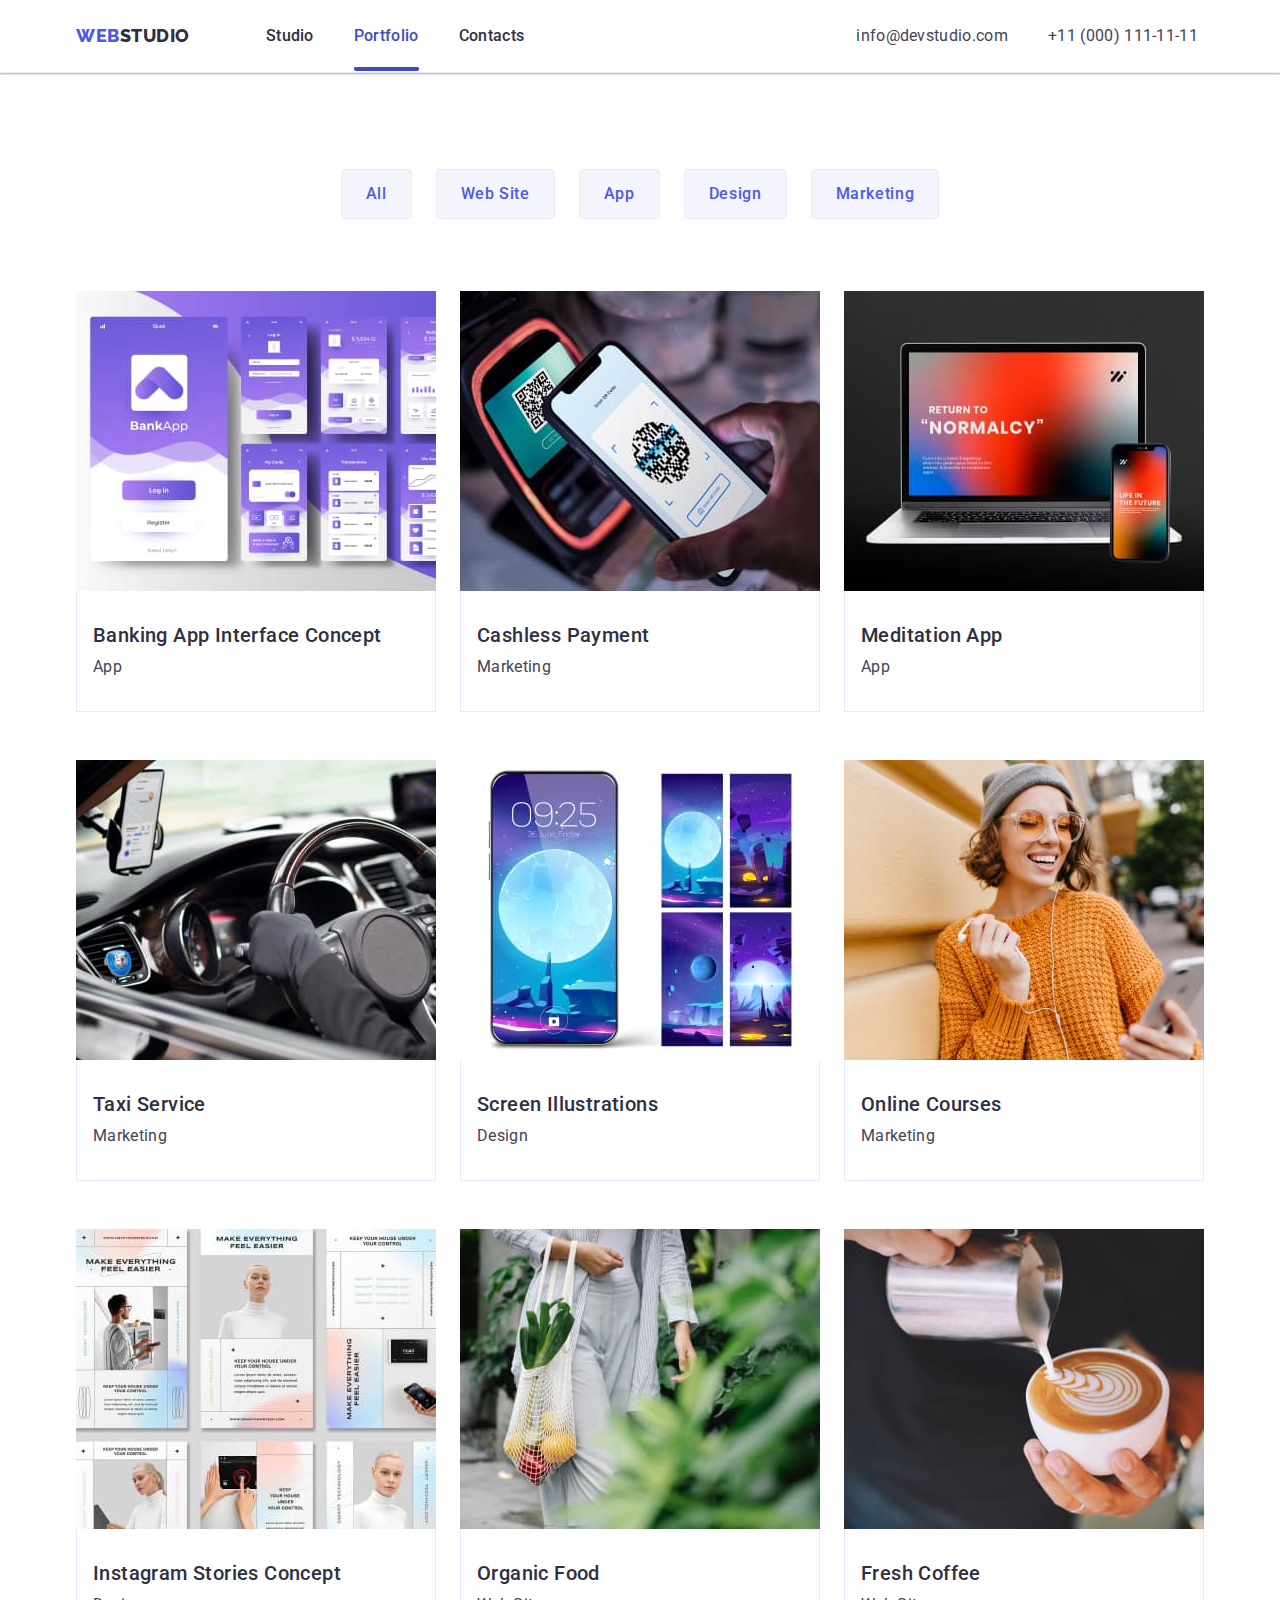
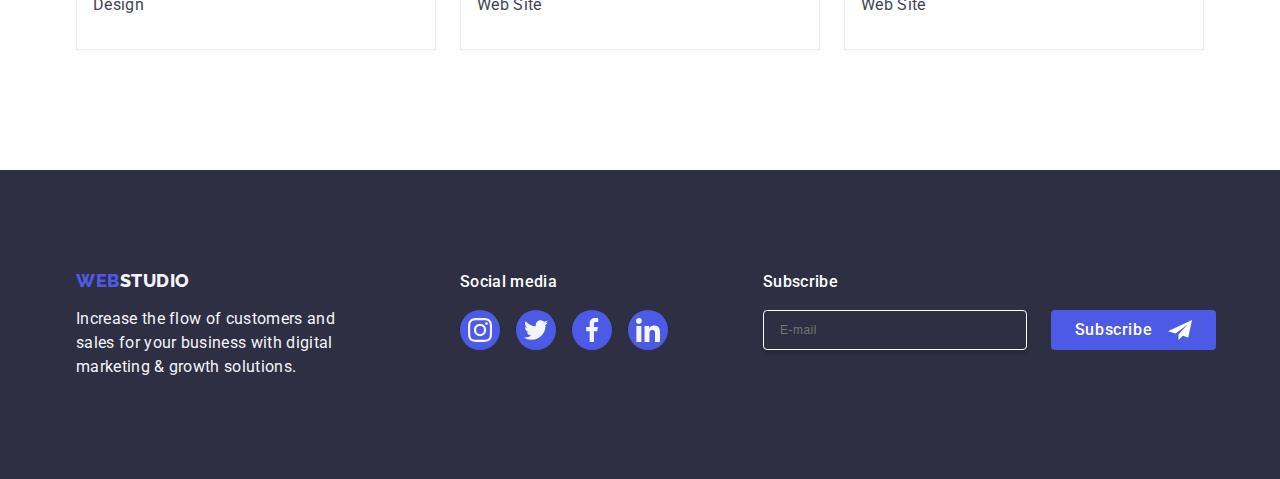
<file: portfolio.html>
<!DOCTYPE html>
<html lang="en">

<head>
    <link rel="stylesheet" 
    href="https://cdnjs.cloudflare.com/ajax/libs/modern-normalize/2.0.0/modern-normalize.min.css" 
    integrity="sha512-4xo8blKMVCiXpTaLzQSLSw3KFOVPWhm/TRtuPVc4WG6kUgjH6J03IBuG7JZPkcWMxJ5huwaBpOpnwYElP/m6wg==" 
    crossorigin="anonymous" 
    referrerpolicy="no-referrer" />

    <link rel="stylesheet" href="./css/styles.css" type="text/css" />
    <meta charset="UTF-8">
    <meta name="viewport" content="width=device-width, initial-scale=1.0">
    <title class="title">hw-06 main page</title>
    <link rel="preconnect" href="https://fonts.googleapis.com"/>
    <link rel="preconnect" href="https://fonts.gstatic.com" crossorigin/>
    <link href="https://fonts.googleapis.com/css2?family=Raleway:wght@800&family=Roboto:wght@400;500;700;900&display=swap" rel="stylesheet"/>
<style>
    body {
       font-family: "Roboto", sans-serif;
        color:var(--slate-color);
       background-color:var(--white-color); 
       line-height: 1.5;
height: 129.75rem;   
}
</style>
</head>

<body>
    <header class="page-header">
        <div class="container container-header">
        <nav class="link list container-nav">
            <a href="./index.html" class="web-studio link logo">Web<span class="studio">Studio</span></a>
            <ul class="list container-menu">
                <li><a class="header-nav link" href="./index.html">Studio</a></li>
                <li><a class="header-nav link container-menu-link"  href="./portfolio.html">Portfolio</a>
                    
                 </li>
                <li><a class="header-nav link"  href="">Contacts</a> </li>
            </ul>
        </nav>
        <address class="address list">
         <ul class="link list contact container-address">
       <li> <a class="contact list link" href="mailto:info@devstudio.com">info@devstudio.com</a></li>
      <li>  <a class="contact list link " href="tel:+110001111111">+11 (000) 111-11-11</a></li>
        </ul>
    </address>
</div>
    </header>
    <main>
        <Section class="portfolio-section">
            <div class="container">
            <h1 class="visually-hidden">Image</h1>
        <ul class="list link button-type">
           <li class="list link"> 
            <button type="button"  class="portfolio-button-all">All</button>
        </li>
                <li class="list link">
                    <button type="button"  class="portfolio-button-all">Web Site</button>
                </li>
                    <li class="list link"> 
                        <button type="button"  class="portfolio-button-all">App</button>
                    </li>
                        <li class="list link">
                             <button type="button"  class="portfolio-button-all">Design</button>
                            </li>
                            <li class="list link"> 
                                <button type="button"  class="portfolio-button-all">Marketing</button>
                            </li>
    </ul>
           <ul class="list portfolio-list-image">
            <li class="list link portfolio-image-list">
     <a class="list link portfolio-image-list-link" href="">      
<div class="container-animation"> 
    <img src="./images/img21.jpg" 
    alt="BankApp in the phone with an active interface" 
    width="360" 
    height="300"/>
    
    <p class="container-animation-p">14 Stylish and User-Friendly App Design Concepts · 
        Task Manager App · Calorie Tracker App · Exotic Fruit Ecommerce App ·
         Cloud Storage App</p>
</div>
      <div class="portfolio-image">
<h2 class="app-phone-header" >Banking App Interface Concept</h2>
    <p  class="app-phone-text">App</p>

</div></a> 
</li>
    <li class="list link portfolio-image-list">
        <a class="list link portfolio-image-list-link" href="">
            <div class="container-animation">
                 <img src="./images/img22.jpg" 
        alt="Payment of the bill at the terminal via QR code" 
        width="360" 
        height="300"/>
                <p class="container-animation-p">14 Stylish and User-Friendly App Design Concepts ·
                     Task Manager App · Calorie Tracker App · Exotic Fruit Ecommerce App ·
                      Cloud Storage App</p>            
    </div>
       <div class="portfolio-image">
        <h2 class="app-phone-header" >Cashless Payment</h2>
        <p class="app-phone-text">Marketing</p>
    
            </div>
    </a></li>
        <li class="list link portfolio-image-list"> 
            <a class="list link portfolio-image-list-link" href="">
                <div class="container-animation">
                     <img src="./images/img23.jpg" alt="The same work app for your laptop and phone NORMALCY" width="360" height="300"/>
                    <p class="container-animation-p">14 Stylish and User-Friendly App Design Concepts · Task Manager App · Calorie Tracker App · Exotic Fruit Ecommerce App · Cloud Storage App</p>                
        </div>
                <div class="portfolio-image"> 
            <h2 class="app-phone-header" >Meditation App</h2>
            <p  class="app-phone-text">App</p>
       
                </div>
        </a> </li>
            <li class="list link portfolio-image-list">
                <a class="list link portfolio-image-list-link" href="">
                    <div class="container-animation">
                         <img src="./images/img24.jpg"  alt="A taxi driver driving to his destination" width="360" height="300"/>
                        <p class="container-animation-p">14 Stylish and User-Friendly App Design Concepts · Task Manager App · Calorie Tracker App · Exotic Fruit Ecommerce App · Cloud Storage App</p>
                                        
            </div>
                                       <div class="portfolio-image">
                <h2 class="app-phone-header" >Taxi Service</h2>
                <p class="app-phone-text">Marketing</p>
            
                    </div>    
            </a></li>
                <li class="list link portfolio-image-list">
                    <a class="list link portfolio-image-list-link" href="">
                        <div class="container-animation">
                            <img src="./images/img25.jpg" alt="Phone theme in the form of a fantasy moon" width="360" height="300"/>
                            <p class="container-animation-p">14 Stylish and User-Friendly App Design Concepts · Task Manager App · Calorie Tracker App · Exotic Fruit Ecommerce App · Cloud Storage App</p>
               </div> 
                                        <div class="portfolio-image">
                <h2 class="app-phone-header" >Screen Illustrations</h2>
                    <p class="app-phone-text">Design</p>
                        </div>
                </a></li>
                   <li class="list link portfolio-image-list"> 
                    <a class="list link portfolio-image-list-link" href="">
                        <div class="container-animation">
                            <img src="./images/img26.jpg" alt="Girl in gray hat in 
                    sunglasses and orange sweater listening to music" width="360" height="300"/>
                            <p class="container-animation-p">14 Stylish and User-Friendly App Design Concepts · Task Manager App · Calorie Tracker App · Exotic Fruit Ecommerce App · Cloud Storage App</p>
                   </div>  
                    <div class="portfolio-image">
                    <h2 class="app-phone-header" >Online Courses</h2>
                        <p  class="app-phone-text">Marketing</p>
                        
                        </div>
                    </a></li>
                       <li class="list link portfolio-image-list">
                        <a class="list link portfolio-image-list-link" href="">
                            <div class="container-animation">
                                <img src="./images/img27.jpg" alt="Smart Home Control in Phone App" width="360" height="300"/>
                                <p class="container-animation-p">14 Stylish and User-Friendly App Design Concepts · Task Manager App · Calorie Tracker App · Exotic Fruit Ecommerce App · Cloud Storage App</p>               
                        </div> 
                            <div class="portfolio-image">
                        <h2 class="app-phone-header" >Instagram Stories Concept</h2>
                            <p class="app-phone-text">Design</p>
                       
                        </div>
                        </a></li>
                        <li class="list link portfolio-image-list">
                            <a class="list link portfolio-image-list-link" href="">
                                <div class="container-animation">
                                   <img src="./images/img28.jpg" alt="A girl in a striped light suit carries a wicker bag with vegetables" width="360" height="300"/>
                                    <p class="container-animation-p">14 Stylish and User-Friendly App Design Concepts · Task Manager App · Calorie Tracker App · Exotic Fruit Ecommerce App · Cloud Storage App</p>
                            </div> 
                                 <div class="portfolio-image">
                            <h2 class="app-phone-header" >Organic Food</h2>
                                <p class="app-phone-text">Web Site</p>
                    
                            </div>    
                            </a></li>
                                <li class="list link portfolio-image-list">
                                    <a class="list link portfolio-image-list-link" href="">
                                        <div class="container-animation">
                                            <img src="./images/img29.jpg" alt="Barista makes a patterned cappuccino" width="360" height="300" />
                                            <p class="container-animation-p">14 Stylish and User-Friendly App Design Concepts · Task Manager App · Calorie Tracker App · Exotic Fruit Ecommerce App · Cloud Storage App</p>
                                </div> 
                                   <div class="portfolio-image">
                                <h2 class="app-phone-header">Fresh Coffee</h2>
                                    <p class="app-phone-text">Web Site</p>
                                </div>
                                </a></li> 
                                   </ul>
                                </div>
                                </Section>
    </main>
    <footer class="footer page-footer">
        <div class="container section-five">
        <div class="section-five-container">
        <a href="./index.html" class="web-studio link logo-footer">Web<span class="footer-studio">Studio</span></a>
        <p class="text text-footer">
            Increase the flow of customers and 
            sales for your business with digital marketing & growth solutions.
        </p>
        </div>
        <div>
            <p class="social-page-footer">Social media</p>
            <ul class="list social-page-footer-list">
                <li class="svg-icons">
                    <a class="svg-icon-links" href="#">
                    
                    <svg class="social-section-footer" width="24" height="24">
                    <use href="./images/icons.svg#icon-instagram"></use>
                  </svg>
                    </a>
                </li>
                <li class="svg-icons">
                    <a class="svg-icon-links" href="#">
                    
                    <svg class="social-section-footer" width="24" height="24">
                    <use href="./images/icons.svg#icon-twitter"></use>
                  </svg>
                    </a>
                </li>
                <li class="svg-icons">
                    <a class="svg-icon-links" href="#">
                    
                    <svg class="social-section-footer" width="24" height="24">
                    <use href="./images/icons.svg#icon-facebook"></use>
                  </svg>
                    </a>
                </li>
                <li class="svg-icons">
                    <a class="svg-icon-links" href="#">
                    
                    <svg class="social-section-footer" width="24" height="24">
                    <use href="./images/icons.svg#icon-linkedin"></use>
                  </svg>
                    </a>
                </li>
            </ul>
        </div>
        <div class="container section-five-subscribe">
            <p class="social-page-footer">Subscribe</p>
            <form class="subscribe-form">
<label class="subscribe-label" for="email">
<input id="email"
name="email" 
type="email"  
placeholder="E-mail" 
class="subscribe-mail" required/></label>
<button type="submit" class="submit-icon">Subscribe
    <svg width="24" height="24" class="submit-svg">
        <use  href="./images/icons.svg#icon-frame"></use>
    </svg>
</button>

            </form>
        </div>
    </div>
    </footer>
 
</body>
</html>
</file>
<file: css/styles.css>
*
 {
  box-sizing: border-box;
  margin: 0;
  padding: 0;
}
img {
    display: block;
    max-width: 100%;
  height: auto;
}
:root {
    --slate-color:var(--SLATE, #434455);
    --iris-color: var(--IRIS, #4D5AE5);
    --white-color:var(--WHITE, #FFF);
      --navy-blue-color:var(--NAVY-BLUE, #2E2F42);
      --cloud-color: var(--CLOUD, #F4F4FD);
      --moderate-blue-color:var(--MODERATE-BLUE, #404BBF); 
      --cornflower-color:var(--CORNFLOWER, #E7E9FC);
      --green-color:var(--GREEN, #31D0AA);
      --light-slate-color:var(--LIGHT-SLATE, #8E8F99);
      --dairy-color:var(--DAIRY,#FCFCFC);
  --grey-color:var(--GREY, #2E2F42B2);
    } 

  h1,
  h2,
  h3,
  h4 {
    margin: 0;
  }
  button {
    cursor: pointer;
    border: none;
    border-radius: 4px;
  }
  ul,
  ol {
    list-style: none;
    margin: 0;
    padding-left: 0;
  } 
  
 
  .address {
    font-style: normal;
}
  .app-phone-header {
      color:var(--navy-blue-color);
      font-weight: 500;
      font-size: 20px;
      line-height: 1.2;
      letter-spacing: 0.02em;
      margin-bottom: 8px;
      
  }
  .app-phone-text {
      color:var(--slate-color);
      font-size: 16px;
      line-height: 1.5;
      letter-spacing: 0.02em;
  }
  

.background-image {
    width: 90rem;
    height: 37.5rem;
    flex-shrink: 0;
    margin:0 auto;
            background-image: linear-gradient(rgba(46, 47, 66, 0.7), 
            rgba(46, 47, 66, 0.7)), 
            url(../images/people-office.jpg);
            background-repeat: no-repeat;
            max-width: 1440px; 
            background-position: center;
            background-size: cover;
        }
  .button {
    background-color: var(--iris-color);
    color: var(--white-color);
    font-family: "Roboto", sans-serif;
    font-size: 16px;
    font-weight: 500;
    line-height: 1.5rem;
    letter-spacing: 0.04rem;
    cursor: pointer;
    }
    .button:hover {
        background-color: var(--moderate-blue-color);
    }
    .button:focus {
        background-color: var(--moderate-blue-color);
    }
    .button-send {
        margin: auto;
        display: block;
        min-width: 169px;
        height: 56px;
        font-family: "Roboto", sans-serif;
        font-size: 16px;
        font-weight: 500;
        line-height: 1.5;
        letter-spacing: 0.04em;
        color: var(--white-color);
        cursor: pointer;
        background-color: var(--iris-color);
        padding: 16px 32px;
        border-radius: 4px;
        text-align: center;
        font-style: normal;
        box-shadow: 0px 4px 4px 0px rgba(0, 0, 0, 0.15);
        justify-content: center;
        border: none;
        transition: background-color 250ms cubic-bezier(0.4, 0, 0.2, 1); 
    }
  .button-type {
    font-family: "Roboto", sans-serif;
    font-weight: 500;
    font-size: 16px;
    line-height: 1.5;
    letter-spacing: 0.04em; 
    color:var(--iris-color);
    cursor: pointer;
    display: flex;
    justify-content: center;
    gap: 24px;
    align-items: center;
    padding-bottom: 4.5em;
    
}
  .button-type:hover {
      color: var(--white-color);
      border-color:transparent;
  }
  .button-type:focus {
      color: var(--white-color);
      border-color:transparent;
  }
  .clients {
    display:flex;
gap: 24px;

  }
    .clients-customers {
        display: flex;
        align-items: center;
        justify-content: center;
        flex-shrink: 0;
        width: 100%;
        height: 100%;
        border-radius: 4px;
        border: 1px solid var(--light-slate-color);
        color: var(--light-slate-color);
        transition: border-color 250ms cubic-bezier(0.4, 0, 0.2, 1), color 250ms cubic-bezier(0.4, 0, 0.2, 1);
    }
    .clients-customers:hover {
        color:var(--moderate-blue-color) ;
        border-color:var(--moderate-blue-color) ;
    }
    .clients-customers:focus {
        color:var(--moderate-blue-color) ;
        border-color:var(--moderate-blue-color) ;
    }
    .clients-customers-list {
width: calc((100% - 120px) / 6);
height: 88px;
width: 168px;
    }  
    .clients-customers-svg {
        fill: currentColor;
    }
   
  .container {
    margin: 0 auto;
    padding: 0 15px;
   width: 1158px;
}
    .container-address {
        display: flex;
        gap: 40px;
        line-height: 24px;
        letter-spacing: 0.32px;
        padding-top: 1.5em;
        margin-right: 0; 
        padding-left: 20.75em;
    }
    
    .container-animation {
      position: relative;
      overflow: hidden;
    }
.container-animation:hover .container-animation-p {
    transform: translateY(0%);
}
.container-animation:focus .container-animation-p {
    transform: translateY(0%);
}
    .container-animation-p {
        position: absolute;
        top: 0;
        font-size: 16px;
        line-height: 1.5;
        letter-spacing: 0.02em;
        color:var(--cloud-color);
        padding: 40px 32px;
        background-color:var(--iris-color);
        height: 100%;
        width: 100%;
        transform: translateY(100%);
        transition: transform 250ms cubic-bezier(0.4, 0, 0.2, 1); 
    }

    .container-header {
        display: flex;
height: 72px;
flex-shrink: 0;
    }
    .container-menu {
        display: flex;
        gap: 40px;
    }
    a.container-menu-link {
        position: relative;
        color:var(--moderate-blue-color);
        padding-top: 25px;
        padding-bottom: 25px;
    }
.container-menu-link::after {
    position: absolute;
    content:'';
    left: 0;
    bottom: -1px;
    background-color: var(--moderate-blue-color);
    border-radius: 2px;
    border-bottom: 4px solid var(--moderate-blue-color);
  width: 100%;
  display: block;
}
    
    .container-nav {
        display: flex;
        align-items: center;
    }
   
    .container-svg {
        display: flex; 
        align-items: center;
        justify-content: center;
        border-radius: 0.25rem;
        background: var(--cloud-color);
        width: 16.5rem;
        height: 7rem;
        flex-shrink: 0;
        margin-bottom: 0.5em;
    }
    .contact {
        font-style: normal;
        line-height: 1.5;
        letter-spacing: 0.02em;
        color:var(--slate-color);
        font-weight: 400;
        transition:  color 250ms cubic-bezier(0.4, 0, 0.2, 1);
    }
    .contact:hover {
        color:var(--moderate-blue-color);
    }
    .contact:focus {
        color:var(--moderate-blue-color);
    }


    .head-title {
        color: var(--navy-blue-color);
        font-weight: 700;
        font-style: normal;
        font-size: 36px;
        line-height: 1.11;
        text-align: center;
        letter-spacing: 0.02em;
        text-transform: capitalize;
        margin-bottom: 72px;
    }
   
    .head-team {
        background-color: var(--cloud-color);
    }
    .header-nav {
        color:var(--navy-blue-color);
        font-weight: 500;
        font-size: 16px;
        line-height: 1.5;
        letter-spacing: 0.02em;
        transition:  color 250ms cubic-bezier(0.4, 0, 0.2, 1);
    }
    .header-nav:hover {
        color:var(--moderate-blue-color);
    }
    .header-nav:focus {
        color:var(--moderate-blue-color);
    }
    .headline-main {
        color: var(--white-color);
        font-weight: 700;
        font-style: normal;
        font-size: 56px;
        line-height: 1.07;
        text-align: center;
        letter-spacing: 0.02em;
        max-width: 496px;
        margin: 0 auto 48px;
    }
    .headline-main-button {
      display: block;
      min-width: 169px;
     margin: 0 auto;
      border: none;
      border-radius: 4px;
      padding: 1rem 2rem;
      transition: background-color 250ms cubic-bezier(0.4, 0, 0.2, 1);
  }


.footer {
    background: var(--navy-blue-color);
flex-shrink: 0;
}
.footer-studio {
    color: var(--cloud-color);
}
.form-windows {
    position: relative; 
    margin-bottom: 8px;
}



.general-container-footer {
    display: flex;
    align-items: baseline;
}

.icons {
fill: none;
width: 1.5rem;
height: 1.5rem;
flex-shrink: 0;
color: var(--white-color);
}
  .item {
    background-color: var(--navy-blue-color);
    height: 37.5rem;
  flex-shrink: 0;
  padding: 188px 0;
    }
   



    .link {
        text-decoration: none;
    }
    .list {
        list-style: none;
    }
    .logo {
        margin-right: 76px;
    }
    .logo-footer {
        display: inline-block;
        margin-bottom: 16px;
    }


    .menu:hover {
        color:var(--moderate-blue-color);
        }
.modal {
    position: fixed;
    top:0;
    left: 0;
    width: 100%;
height: 100%;
background-color: rgba(46, 47, 66, 0.4);
transition: opacity 250ms cubic-bezier(0.4, 0, 0.2, 1), 
visibility 250ms cubic-bezier(0.4, 0, 0.2, 1);
}
.modal-container-name {
    position: relative;
    display: flex;
    align-items: center;
}
.modal-p {
    text-align: center;
    color:var(--navy-blue-color);
    font-family: Roboto;
font-size: 16px;
font-style: normal;
font-weight: 500;
line-height: 1.5;
letter-spacing: 0.02em; 
margin-bottom: 16px;
}
.modal-svg {
    transition: fill 250ms cubic-bezier(0.4, 0, 0.2, 1); 
}
.modal-svg-click {
    width: 15px;
    height: 15px;
}
.modal-text {
    display: block;
    color:var(--light-slate-color);
font-size: 12px;
line-height: 1.17;
letter-spacing: 0.04em; 
margin-bottom: 4px;
}
.modal-comments {
    margin-bottom: 16px;
}
.modal-user-comment {
    resize: none;
    width: 100%;
height: 120px;
font-size: 12px;
line-height: 1.17; 
letter-spacing: 0.04em;
color: rgba(46, 47, 66, 0.4);
border: 1px solid rgba(46, 47, 66, 0.4);
border-radius: 4px;
background-color: transparent;
padding: 8px 16px;
outline: transparent; 
transition: border-color 250ms cubic-bezier(0.4, 0, 0.2, 1);
}
.modal-user-comment:focus {
    border-color:var(--iris-color);
}
.modal-user-form {
    width: 100%;
height: 40px;
border-radius: 4px;
border: 1px solid rgba(46, 47, 66, 0.4);
background-color: transparent;
outline: transparent;
transition: border-color 250ms cubic-bezier(0.4, 0, 0.2, 1); 
padding-left: 38px;
color: var(--navy-blue-color);
}
.modal-user-form:hover,
.modal-user-form:focus,
.modal-user-form:active {
    border-color:var(--iris-color); 
}
.modal-user-svg {
    position: absolute;
    left: 16px;
    top: 50%;
    width: 18;
    height: 24;
    fill: var(--navy-blue-color);
transform: translateY(-50%);
transition: fill 250ms cubic-bezier(0.4, 0, 0.2, 1);
}
.modal-user-form:hover + .modal-user-svg,
.modal-user-form:focus + .modal-user-svg,
.modal-user-form:active + .modal-user-svg {
    fill:var(--iris-color);
}

.modal-windows {
    padding: 72px 24px 24px 24px; 
    position: absolute;
    top:50%;
    left:50%;
    transform: translate(-50%, -50%) scale(1);
    width: 408px;
    min-height: 584px;
    background: var(--dairy-color);
    box-shadow: 0px 1px 1px rgba(0, 0, 0, 0.14), 
    0px 1px 3px rgba(0, 0, 0, 0.12), 
    0px 2px 1px rgba(0, 0, 0, 0.2); 
    border-radius: 4px;
    transition: transform 250ms cubic-bezier(0.4, 0, 0.2, 1);
}

.modal-windows:hover {
    border: none;
    fill:var(--white-color);
}
.modal-windows:focus { 
    border: none;
    fill:var(--white-color);
}
.modal-windows-close {
    position: absolute;
    top: 24px;
    right: 24px;
    width: 24px;
    height: 24px;
    border-radius: 50%;
    display: flex;
    align-items: center;
    justify-content: center;
    
    fill: var(--navy-blue-color);
    background-color: var(--cornflower-color);
    border: 1px solid rgba(0, 0, 0, 0.1);
    padding: 0; 
    cursor: pointer; 
    transition: background-color 250ms cubic-bezier(0.4, 0, 0.2, 1), 
    border 250ms cubic-bezier(0.4, 0, 0.2, 1);
}
.modal-windows-close:hover {
    background-color:var(--moderate-blue-color);
    border: none;
    fill:var(--white-color);
}
.modal-windows-close:focus {
    background-color:var(--moderate-blue-color);
    border: none;
    fill:var(--white-color);
}
   




.page-header {
        box-shadow: 0px 2px 1px rgba(46, 47, 66, 0.08), 
        0px 1px 1px rgba(46, 47, 66, 0.16), 
        0px 1px 6px rgba(46, 47, 66, 0.08);
        border-bottom: 1px solid #e7e9fc; 
        display: flex;
    align-items: center;
    justify-content: space-between;
flex-shrink: 0;
    }
    .page-footer {  
        padding: 100px 0;
    }
    .portfolio-button:hover {
        background: var(--iris-color);
        color: var(--white-color);
        }
    .portfolio-button:focus {
    background: var(--iris-color);
    color: var(--white-color);
    }
    .portfolio-button-all {
        font-family: "Roboto", sans-serif;
        font-weight: 500;
        font-size: 16px;
        line-height: 1.5;
        letter-spacing: 0.04em;
        color: var(--iris-color);
        background-color:var(--cloud-color);
        padding: 12px 24px;
        border: 1px solid #e7e9fc;
        border-radius: 4px;
        transition: color 250ms cubic-bezier(0.4, 0, 0.2, 1), background-color 250ms cubic-bezier(0.4, 0, 0.2, 1), border-color 250ms cubic-bezier(0.4, 0, 0.2, 1), box-shadow 250ms cubic-bezier(0.4, 0, 0.2, 1); 
    }
    .portfolio-button-all:hover {
        background-color:var(--moderate-blue-color);
        box-shadow: 0px 3px 1px rgba(0, 0, 0, 0.1), 
        0px 2px 1px rgba(0, 0, 0, 0.08), 
        0px 2px 2px rgba(0, 0, 0, 0.12);
    }
    .portfolio-button-all:focus {
        background-color:var(--moderate-blue-color);
        cursor: pointer;
        box-shadow: 0px 3px 1px rgba(0, 0, 0, 0.1), 
        0px 2px 1px rgba(0, 0, 0, 0.08), 
        0px 2px 2px rgba(0, 0, 0, 0.12);
    }
    .portfolio-image {
        padding: 32px 16px;
        border: 1px solid #e7e9fc;
        border-top: none; 
    }
    .portfolio-image-list {
        width: calc((100% - 48px) / 3); 
    }
    .portfolio-image-list-link {
        
        display: block;
        transition: box-shadow 250ms cubic-bezier(0.4, 0, 0.2, 1);
    }
    .portfolio-image-list-link:hover .container-animation-p {
        transform: translateY(0%);
        box-shadow: 0px 1px 6px rgba(46, 47, 66, 0.08), 
        0px 1px 1px rgba(46, 47, 66, 0.16), 
        0px 2px 1px rgba(46, 47, 66, 0.08);
        
    }
.portfolio-image-list-link:focus .container-animation-p {
   transform: translateY(0%); 
   box-shadow: 0px 1px 6px rgba(46, 47, 66, 0.08), 
    0px 1px 1px rgba(46, 47, 66, 0.16), 
    0px 2px 1px rgba(46, 47, 66, 0.08);
    
}
    .portfolio-list {
        list-style: none;
    }
    .portfolio-list-image {
        display: flex; 
        flex-wrap: wrap;
        column-gap: 24px;
        row-gap: 48px; 
    }
    .portfolio-section {
        padding: 96px 0 120px 0;
    }
    .privacy {
        margin-bottom: 24px; 
    }
    .privacy-policy {
        display: block;
        font-size: 12px; 
        line-height: 1.17; 
        letter-spacing: 0.04em; 
        color: var(--light-slate-color);
        display: flex;  
        align-items: center;   
         gap: 8px; 
    }
    .privacy-policy-input {
        width: 16px;
        height: 16px;
        border: 1px solid rgba(46, 47, 66, 0.4);
        border-radius: 2px; 
        transition: background-color 250ms cubic-bezier(0.4, 0, 0.2, 1), 
        border 250ms cubic-bezier(0.4, 0, 0.2, 1), 
        fill 250ms cubic-bezier(0.4, 0, 0.2, 1);
        display: inline-flex;
        align-items: center;
        justify-content: center; 
        fill: transparent; 
    }
    .privacy-policy-input:checked {
        border: none; 
        background-color: var(--iris-color);
        fill:var(--iris-color);
    }
    .privacy-policy-input:checked + .privacy-policy > span {
background-color:var(--moderate-blue-color);
border: none;
fill:var(--cloud-color);
    }
    .privacy-a {
        color: var(--iris-color);
    }
    .privacy-span {
        width: 16px;
        height: 16px; 
        border-radius: 2px;
        border: 1px solid rgba(46, 47, 66, 0.4);
        transition: background-color 250ms cubic-bezier(0.4, 0, 0.2, 1), 
        border 250ms cubic-bezier(0.4, 0, 0.2, 1), 
        fill 250ms cubic-bezier(0.4, 0, 0.2, 1);
        display: inline-flex;
        align-items: center;
        justify-content: center; 
        fill: transparent; 
    }


    .section {
        padding: 120px 0; 
     }
     .section-first {
        padding: 188px 0;
    }
   .section-five {
    display:flex;
    align-items: baseline;
   }
   .section-five-container {
    margin-right: 120px;
   }
  .section-five-subscribe {
    margin-left: 80px;
  }
    .section-four {
        display: flex;
        gap: 24px;
    }
    .section-four-container {
        padding: 32px 0px;
    }
    .section-four-header {
        text-align: center;
        margin-bottom: 8px; 
    }
    .section-four-list {
        width: calc((100% - 72px) / 4);
        border-radius: 0px 0px 4px 4px;
    }
    .section-four-text {
        text-align: center;
       margin: 0 auto;
    }
    .section-next {
        padding: 7.5em 9.75em;
    }
    .section-third {
        display: flex;
        gap: 24px;
    }
    .section-third-list {
        width: calc((100% - 48px) / 3);
        border: 1px solid var(--cornflower-color);
background: url(./images/img1.jpg,./images/img2.jpg,./images/img3.jpg), 
lightgray -72.845px -19px / 144.444% 112.667% no-repeat;
    }
    .section-three {
        padding-top: 0;
    }
    
    .social-media {
        color: var(--white-color);
        font-family: Roboto;
        font-size: 1rem;
        font-style: normal;
        font-weight: 500;
        line-height: 1.5rem;
        letter-spacing: 0.02rem; 
       
    }
    .social-page {
        display: flex;
  gap: 24px;
  justify-content: center;
  margin-top: 8px;
    }
    .social-page-footer {
        color: var(--white-color);
        font-family: Roboto;
        font-size: 16px;
        font-style: normal;
        font-weight: 500;
        line-height: 1.5;
        letter-spacing: 0.02em;
margin-bottom: 16px;
margin-top: 0;
    }
    .social-page-footer-list {
        display:flex;
        gap:16px;
       
        align-items: baseline;
    }
    .social-section-footer {
        fill:var(--cloud-color);
        
    }
    .social-section-team  {
       fill:var(--cloud-color);
      
    }
    .social-section-team:hover {
        fill:var(--cornflower-color);
    }
    
    .strategy-header {
        font-size: 20px;
    line-height: 1.2;
    letter-spacing: 0.02em;
    margin-bottom: 8px;
    }
    .strategy-header-title {
        
        text-align: left;
    }
    .strategy-section-list {
        display: flex; 
        gap: 24px; 
    }
    .strategy-section-point {
        width: calc((100% - 72px) / 4); 
    }
    .strategy-text { 
        font-size: 16px;
    line-height: 1.5;
    letter-spacing: 0.02em;
    }
    .studio {
        color: var(--navy-blue-color);
    }
    .submit-icon {
        font-family: "Roboto", sans-serif;
        font-size: 16px;
        font-weight: 500;
        line-height: 1.5; 
        letter-spacing: 0.04em;
        background-color:var(--iris-color);
        border-radius: 4px;
        display:flex;
justify-content: center;
align-items: center;
color:var(--white-color);
min-width: 165px;
height: 40px;
cursor: pointer;
border: none;
    }
    .submit-svg {
        margin-left: 16px;   
    }
    .subscribe {
        display:flex;
    }
    .subscribe-label {

    }
    .subscribe-form {
        display:flex;
        gap: 24px;
    }

    .subscribe-mail {
        width:264px;
height: 40px;
flex-shrink: 0;
font-size: 12px;
line-height: 1.5;
letter-spacing: 0.04em;
padding-left: 16px;
border-radius: 4px;
border: 1px solid var(--white-color);
box-shadow: 0px 4px 4px 0px rgba(0, 0, 0, 0.15);
background-color: transparent;  
color: var(--white-color);
}
.subscribe-mail placeholder {
color:var(--white-color);
}

    .svg-icons {
        height: 40px;
        width: 40px;
    }
    
   .svg-icon-links {
    display: flex;
    align-items: center;
    justify-content: center;
    width: 100%;
    height: 100%;
    background-color: var(--iris-color);
    border-radius: 50%;
    transition: background-color 250ms cubic-bezier(0.4, 0, 0.2, 1);
   }
   .svg-icon-links-team {
    display: flex;
    align-items: center;
    justify-content: center;
    width: 100%;
    height: 100%;
    fill: var(--cloud-color);
    border-radius: 50%;
    background-color:var(--iris-color);
    transition: background-color 250ms cubic-bezier(0.4, 0, 0.2, 1);
   }
   .svg-icon-links-team:hover {
background-color: var(--moderate-blue-color);
   }
   .svg-icon-links-team:focus {
    background-color: var(--moderate-blue-color);
   }    
   .svg-icon-links:hover {
        background-color: var(--green-color);
    }
    .svg-icon-links:focus {
        background-color: var(--green-color);
    }


    .text {
        font-weight: 400;
        color: var(--slate-color);
        font-style: normal;
    }
    .text-footer {
        color: var(--cloud-color);
        line-height: 1.5rem;
        letter-spacing: 0.02rem;
        width: 16.5rem;
        height: 4.5rem;
      
    }
    .title {
        color: var(--navy-blue-color);
        font-weight: 500;
        font-style: normal;
    }



    .visually-hidden {
        position: absolute;
        width: 1px;
        height: 1px;
        margin: -1px;
        border: 0;
        padding: 0;
        white-space: nowrap;
        clip-path: inset(100%);
        clip: rect(0 0 0 0);
        overflow: hidden;
      }


      .your-team {
        background-color:var(--white-color);
        border-radius: 0rem 0rem 0.25rem 0.25rem;
        box-shadow: 0px 2px 1px 0px rgba(46, 47, 66, 0.08), 0px 1px 1px 0px rgba(46, 47, 66, 0.16), 0px 1px 6px 0px rgba(46, 47, 66, 0.08);
    }


    .web-studio {
        color: var(--iris-color);
    font-family: Raleway, sans-serif;
    font-size: 18px;
    font-weight: 800;
    text-transform: uppercase;
    letter-spacing: 0.03em;
    line-height: 1.17;
    }
</file>
